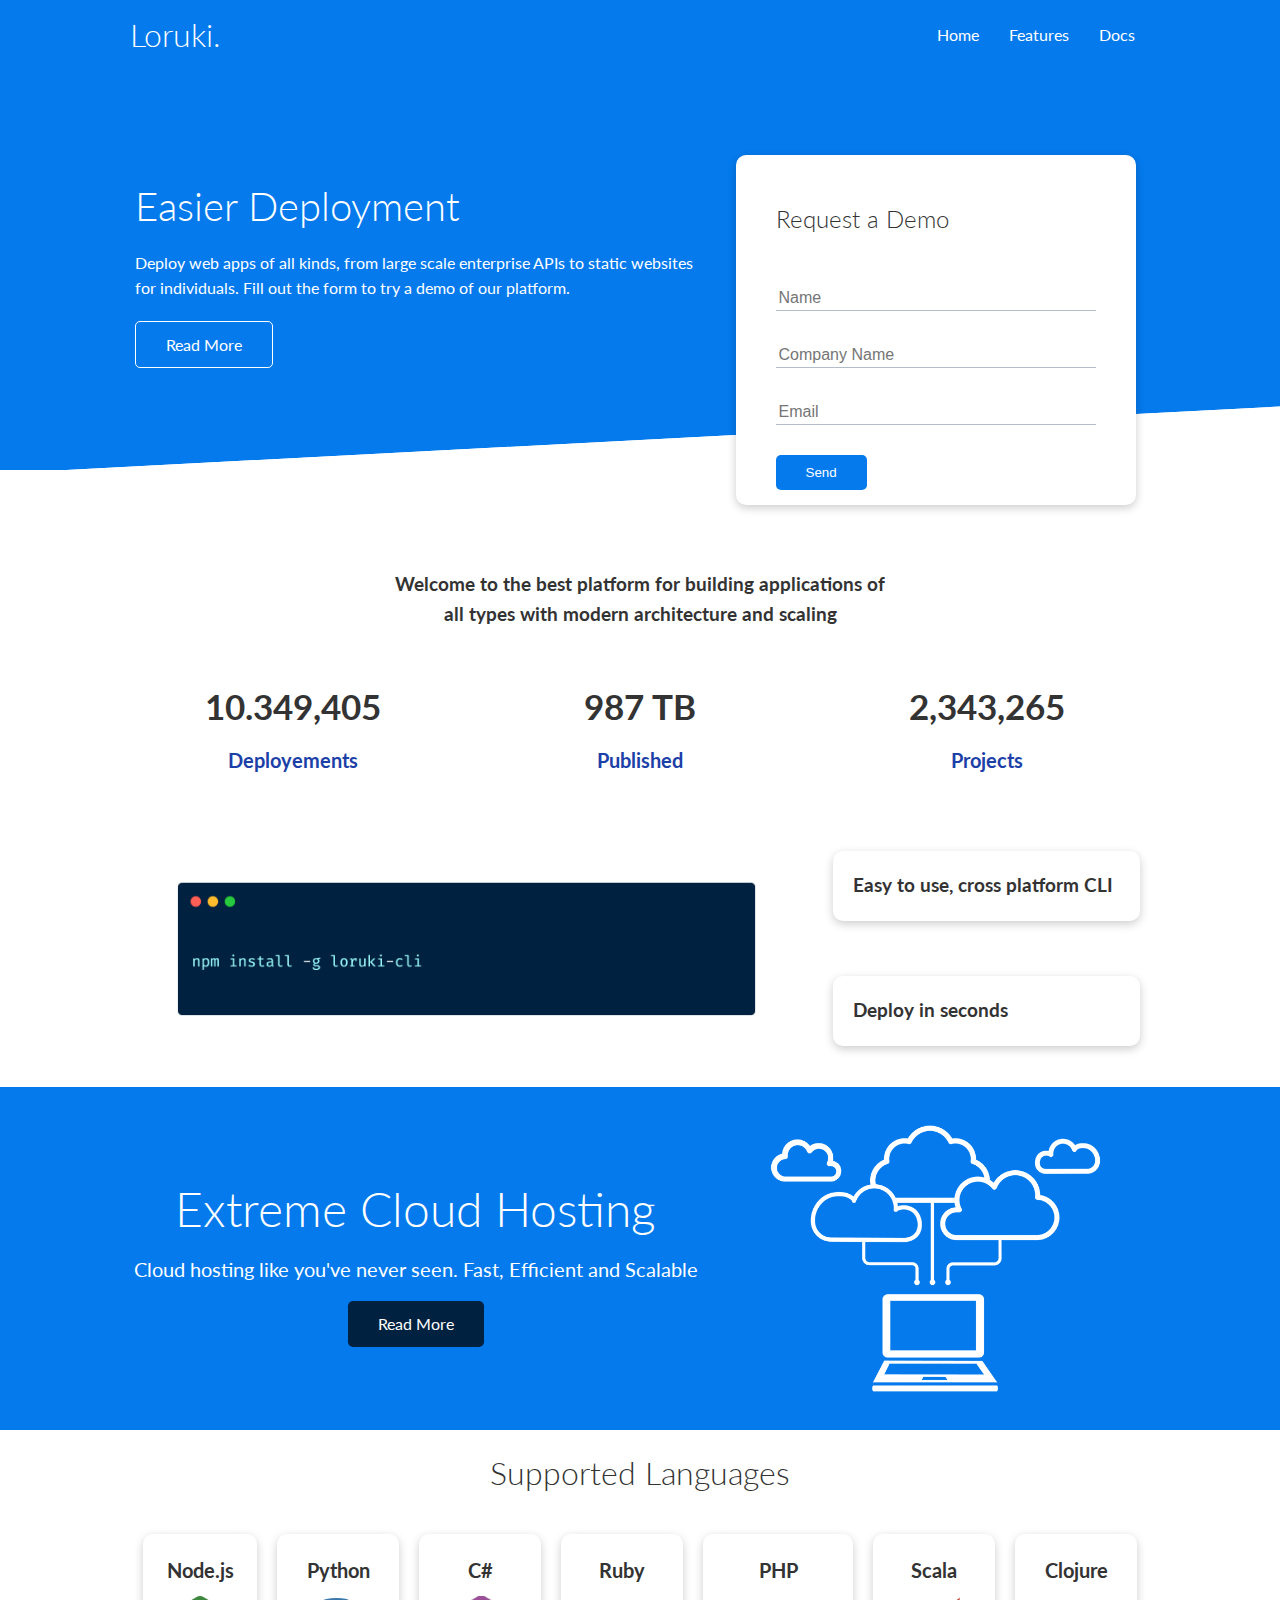
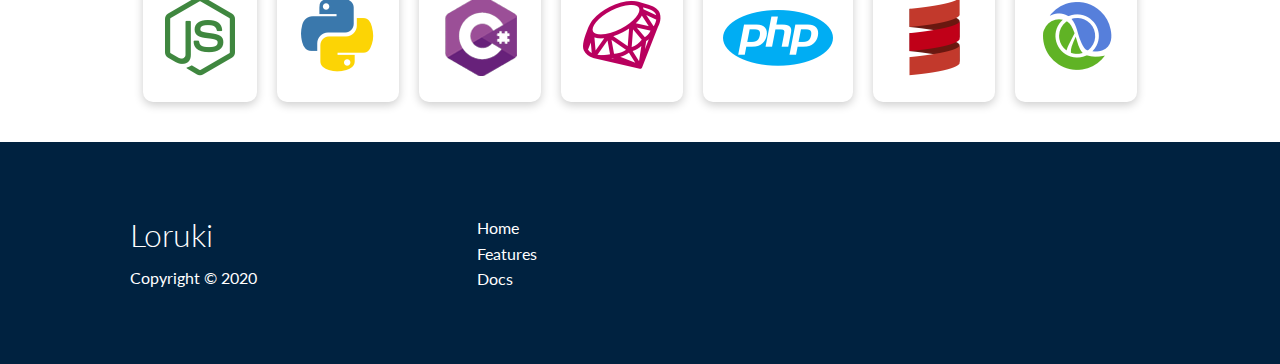
<file: index.html>
<!DOCTYPE html>
<html lang="en">
<head>
    <meta charset="UTF-8">
    <meta name="viewport" content="width=device-width, initial-scale=1.0">
    <link rel="stylesheet" href="https://cdnjs.cloudflare.com/ajax/libs/font-awesome/5.15.3/css/all.min.css" integrity="sha512-iBBXm8fW90+nuLcSKlbmrPcLa0OT92xO1BIsZ+ywDWZCvqsWgccV3gFoRBv0z+8dLJgyAHIhR35VZc2oM/gI1w==" crossorigin="anonymous" />
    <link rel="stylesheet" href="css/utilities.css">
    <link rel="stylesheet" href="css/style.css">
    <title>Loruki | Cloud Hosting For Everyone</title>
</head>
<body>
    <!-- Navbar -->
    <div class="navbar">
        <div class="container flex">
            <h1 class="logo">Loruki.</h1>
            <nav>
                <ul>
                     <li><a href="index.html">Home</a></li>
                     <li><a href="features.html">Features</a></li>
                     <li><a href="docs.html">Docs</a></li>
                </ul>
            </nav>
        </div>
    </div>

    <!-- Showcase -->
    <section class="showcase">
        <div class="container grid">
            <div class="showcase-text">
                <h1>Easier Deployment</h1>
                <p>Deploy web apps of all kinds, from large scale enterprise APIs to static websites for individuals. Fill out the form to try a demo of our platform.</p>
                <a href="features.html" class="btn btn-outline">Read More</a>
            </div>
            
            <div class="showcase-form card">
                <h2>Request a Demo</h2>
                <form name="contact" method="POST" netlify-honeypot="bot-field" data-netlify="true">
                    <input type="hidden" name="form-name" value="contact">
                    <p class="hidden">
                        <label>
                          Don’t fill this out if you’re human: <input name="bot-field" />
                        </label>
                      </p>
                    <div class="form-control">
                        <input type="text" name="name" placeholder="Name" required>
                        
                    </div>
                    <div class="form-control">
                        <input type="text" name="company" placeholder="Company Name" required>

                    </div>
                    <div class="form-control">
                        <input type="text" name="email" placeholder="Email" required>
                        </div>
                        <input type="submit" value="Send" class="btn btn-primary">
                </form>
            </div>
        </div>
    </section>

    <!-- Stats -->
    <section class="stats">
        <div class="container">
            <h3 class="stats-heading text-center my-1">
                Welcome to the best platform for building applications of all types with modern architecture and scaling
            </h3>

            <div class="grid grid-3 text-center my-4">
                <div>
                    <i class="fas fa-server fa-3x"></i>
                    <h3>10.349,405</h3>
                    <p class="text-secondary">Deployements</p>
                </div>
                <div>
                    <i class="fas fa-upload fa-3x"></i>
                    <h3>987 TB</h3>
                    <p class="text-secondary">Published</p>
                </div>
                <div>
                    <i class="fas fa-project-diagram fa-3x"></i>
                    <h3>2,343,265</h3>
                    <p class="text-secondary">Projects</p>
                </div>
            </div>
        </div>
    </section>

    <!-- Cli -->
    <section class="cli">
        <div class="container grid">
            <img src="images/cli.png" alt="">
            <div class="card">
                <h3>Easy to use, cross platform CLI</h3>
            </div>
            <div class="card">
                <h3>Deploy in seconds</h3>
            </div>
        </div>
    </section>

    <!-- Cloud -->
    <section class="cloud bg-primary my-2 py-2">
        <div class="container grid">
            <div class="text-center">
                <h2 class="lg">Extreme Cloud Hosting</h2>
                <p class="lead my-1">Cloud hosting like you've never seen. Fast, Efficient and Scalable</p>
                <a href="features.html" class="btn btn-dark">Read More</a>
            </div>
            <img src="images/cloud.png" alt="">
        </div>
    </section>

    <!-- Languages -->
    <section class="languages">
        <h2 class="md text-center my-2">
            Supported Languages
        </h2>
        <div class="container flex">
            <div class="card">
                <h4>Node.js</h4>
                <img src="logos/node.png" alt="">
            </div>
            <div class="card">
                <h4>Python</h4>
                <img src="logos/python.png" alt="">
            </div>
            <div class="card">
                <h4>C#</h4>
                <img src="logos/csharp.png" alt="">
            </div>
            <div class="card">
                <h4>Ruby</h4>
                <img src="logos/ruby.png" alt="">
            </div>
            <div class="card">
                <h4>PHP</h4>
                <img src="logos/php.png" alt="">
            </div>
            <div class="card">
                <h4>Scala</h4>
                <img src="logos/scala.png" alt="">
            </div>
            <div class="card">
                <h4>Clojure</h4>
                <img src="logos/clojure.png" alt="">
            </div>
        </div>
    </section>

    <!-- Footer -->
    <footer class="footer bg-dark py-5">
        <div class="container grid grid-3">
            <div>
                <h1>Loruki</h1>
                <p>Copyright &copy; 2020</p>
            </div>
            <nav>
                <ul>
                    <li><a href="index.html">Home</a></li>
                    <li><a href="features.html">Features</a></li>
                    <li><a href="docs.html">Docs</a></li>
                </ul>
            </nav>
            <div class="social">
                <a href="#"><i class="fab fa-github fa-2x"></i></a>
                <a href="#"><i class="fab fa-facebook fa-2x"></i></a>
                <a href="#"><i class="fab fa-instagram fa-2x"></i></a>
                <a href="#"><i class="fab fa-twitter fa-2x"></i></a>
            </div>
        </div>
    </footer>
</body>
</html>
</file>
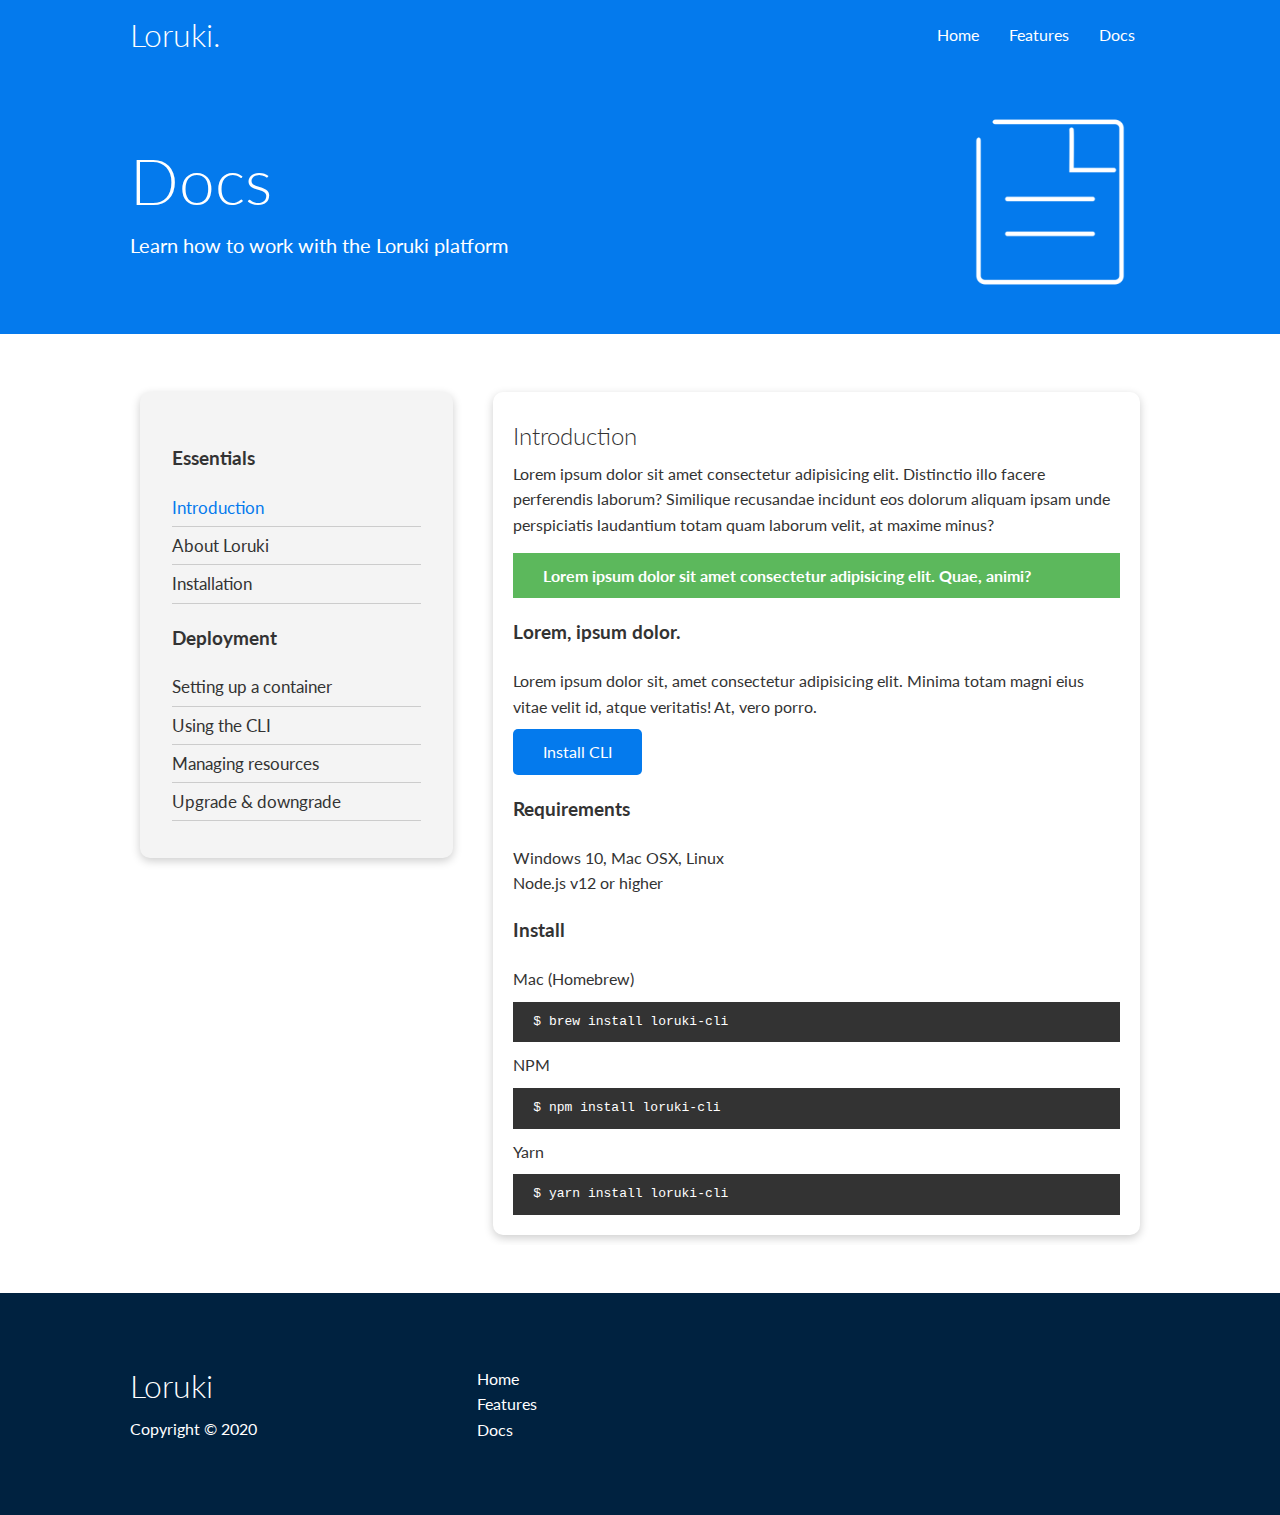
<file: docs.html>
<!DOCTYPE html>
<html lang="en">
<head>
    <meta charset="UTF-8">
    <meta name="viewport" content="width=device-width, initial-scale=1.0">
    <link rel="stylesheet" href="https://cdnjs.cloudflare.com/ajax/libs/font-awesome/5.15.1/css/all.min.css" integrity="sha512-+4zCK9k+qNFUR5X+cKL9EIR+ZOhtIloNl9GIKS57V1MyNsYpYcUrUeQc9vNfzsWfV28IaLL3i96P9sdNyeRssA==" crossorigin="anonymous" />
    <link rel="stylesheet" href="css/utilities.css">
    <link rel="stylesheet" href="css/style.css">
    <title>Loruki | Cloud Hosting For Everyone</title>
</head>
<body>
    <!-- Navbar -->
    <div class="navbar">
        <div class="container flex">
            <h1 class="logo">Loruki.</h1>
            <nav>
                <ul>
                    <li><a href="index.html">Home</a></li>
                    <li><a href="features.html">Features</a></li>
                    <li><a href="docs.html">Docs</a></li>
                </ul>
            </nav>
        </div>
    </div>

    <!-- Head -->
    <section class="docs-head bg-primary py-3">
        <div class="container grid">
            <div>
                <h1 class="xl">Docs</h1>
                <p class="lead">
                    Learn how to work with the Loruki platform
                </p>
            </div>
            <img src="images/docs.png" alt="">
        </div>
    </section>

    <!-- Docs main -->
    <section class="docs-main my-4">
        <div class="container grid">
            <div class="card bg-light p-3">
                <h3 class="my-2">Essentials</h3>
                <nav>
                    <ul>
                        <li><a class="text-primary" href="#">Introduction</a></li>
                        <li><a href="#">About Loruki</a></li>
                        <li><a href="#">Installation</a></li>
                    </ul>
                </nav>

                <h3 class="my-2">Deployment</h3>
                <nav>
                    <ul>
                        <li><a href="#">Setting up a container</a></li>
							<li><a href="#">Using the CLI</a></li>
							<li><a href="#">Managing resources</a></li>
							<li><a href="#">Upgrade & downgrade</a></li>
                    </ul>
                </nav>
            </div>
            <div class="card">
                <h2>Introduction</h2>
                <p>Lorem ipsum dolor sit amet consectetur adipisicing elit. Distinctio illo facere perferendis laborum? Similique recusandae incidunt eos dolorum aliquam ipsam unde perspiciatis laudantium totam quam laborum velit, at maxime minus?</p>

                <div class="alert alert-success">
                    <i class="fas fa-info"></i> Lorem ipsum dolor sit amet consectetur adipisicing elit. Quae, animi?
                </div>

                <h3>Lorem, ipsum dolor.</h3>
                <p>Lorem ipsum dolor sit, amet consectetur adipisicing elit. Minima totam magni eius vitae velit id, atque veritatis! At, vero porro.</p>
                <a href="#" class="btn btn-primary">Install CLI</a>

                <h3>Requirements</h3>
                <ul>
                    <li>Windows 10, Mac OSX, Linux</li>
                    <li>Node.js v12 or higher</li>
                </ul>

                <h3>Install</h3>
                <p>Mac (Homebrew)</p>
                <pre><code>$ brew install loruki-cli</code></pre>
                <p>NPM</p>
                <pre><code>$ npm install loruki-cli</code></pre>
                <p>Yarn</p>
                <pre><code>$ yarn install loruki-cli</code></pre>

            </div>
        </div>
    </section>
    
    <!-- Footer -->
    <footer class="footer bg-dark py-5">
        <div class="container grid grid-3">
            <div>
                <h1>Loruki
                </h1>
                <p>Copyright &copy; 2020</p>
            </div>
            <nav>
                <ul>
                    <li><a href="index.html">Home</a></li>
                    <li><a href="features.html">Features</a></li>
                    <li><a href="docs.html">Docs</a></li>
                </ul>
            </nav>
            <div class="social">
                <a href="#"><i class="fab fa-github fa-2x"></i></a>
                <a href="#"><i class="fab fa-facebook fa-2x"></i></a>
                <a href="#"><i class="fab fa-instagram fa-2x"></i></a>
                <a href="#"><i class="fab fa-twitter fa-2x"></i></a>
            </div>
        </div>
    </footer>
</body>
</html>
</file>
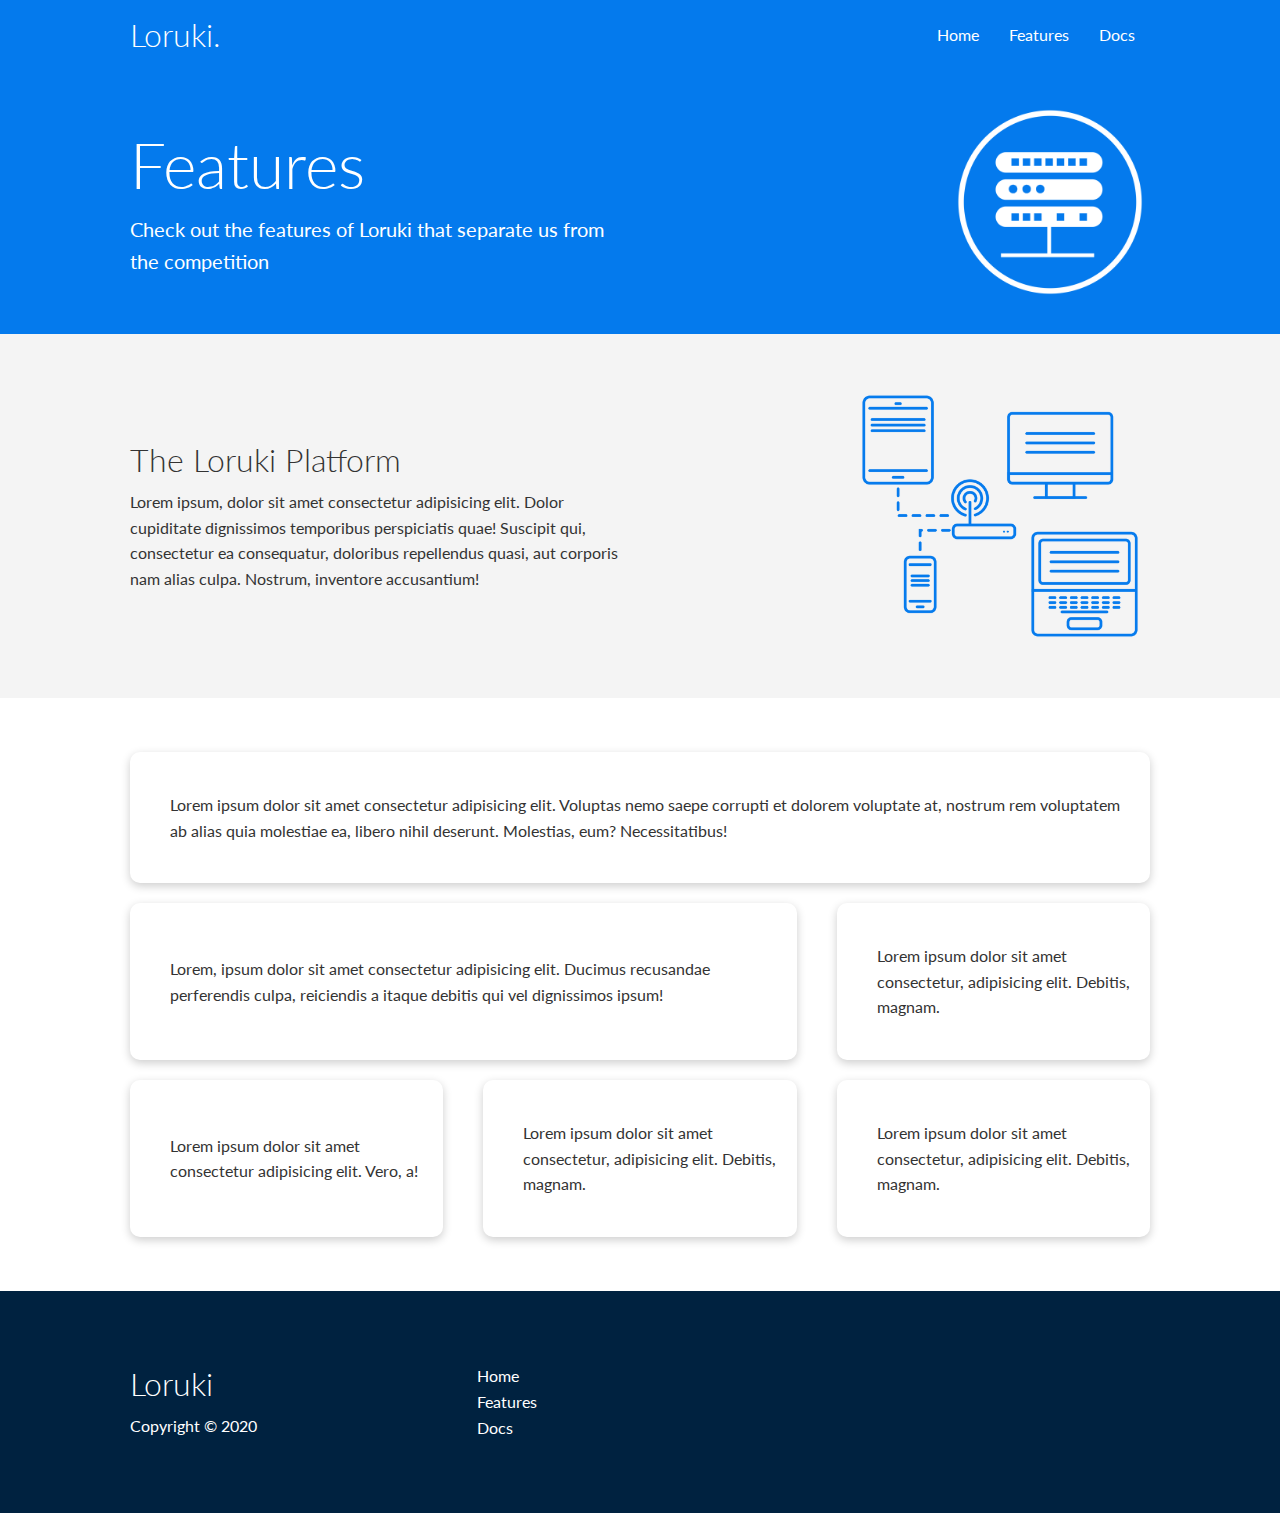
<file: features.html>
<!DOCTYPE html>
<html lang="en">
<head>
    <meta charset="UTF-8">
    <meta name="viewport" content="width=device-width, initial-scale=1.0">
    <link rel="stylesheet" href="https://cdnjs.cloudflare.com/ajax/libs/font-awesome/5.15.3/css/all.min.css" integrity="sha512-iBBXm8fW90+nuLcSKlbmrPcLa0OT92xO1BIsZ+ywDWZCvqsWgccV3gFoRBv0z+8dLJgyAHIhR35VZc2oM/gI1w==" crossorigin="anonymous" />
    <link rel="stylesheet" href="css/utilities.css">
    <link rel="stylesheet" href="css/style.css">
    <title>Loruki | Cloud Hosting For Everyone</title>
</head>
<body>
    <!-- Navbar -->
    <div class="navbar">
        <div class="container flex">
            <h1 class="logo">Loruki.</h1>
            <nav>
                <ul>
                     <li><a href="index.html">Home</a></li>
                     <li><a href="feautures.html">Features</a></li>
                     <li><a href="docs.html">Docs</a></li>
                </ul>
            </nav>
        </div>
    </div>

    <!-- Head -->
    <section class="features-head bg-primary py-3">
        <div class="container grid">
            <div>
                <h1 class="xl">Features</h1>
                <p class="lead">
                    Check out the features of Loruki that separate us from the
						competition
                </p>
            </div>
            <img src="images/server.png" alt="">
        </div>
    </section>

       <!-- Sub head -->
       <section class="features-sub-head bg-light py-3">
        <div class="container grid">
            <div>
                <h1 class="md">The Loruki Platform</h1>
                <p>
                    Lorem ipsum, dolor sit amet consectetur adipisicing elit. Dolor cupiditate dignissimos temporibus perspiciatis quae! Suscipit qui, consectetur ea consequatur, doloribus repellendus quasi, aut corporis nam alias culpa. Nostrum, inventore accusantium!
                </p>
            </div>
            <img src="images/server2.png" alt="">
        </div>
    </section>

    <section class="features-main my-2">
        <div class="container grid grid-3">
            <div class="card flex">
                <i class="fas fa-server fa-3x"></i>
                <p>Lorem ipsum dolor sit amet consectetur adipisicing elit. Voluptas nemo saepe corrupti et dolorem voluptate at, nostrum rem voluptatem ab alias quia molestiae ea, libero nihil deserunt. Molestias, eum? Necessitatibus!</p>
            </div>
            <div class="card flex">
                <i class="fas fa-network-wired fa-3x"></i>
                <p>
                    Lorem, ipsum dolor sit amet consectetur adipisicing elit. Ducimus
                    recusandae perferendis culpa, reiciendis a itaque debitis qui vel
                    dignissimos ipsum!
                </p>
            </div>
            <div class="card flex">
                <i class="fas fa-laptop-code fa-3x"></i>
                <p>
                    Lorem ipsum dolor sit amet consectetur, adipisicing elit. Debitis,
                    magnam.
                </p>
            </div>
            <div class="card flex">
                <i class="fas fa-database fa-3x"></i>
                <p>
                    Lorem ipsum dolor sit amet consectetur adipisicing elit. Vero, a!
                </p>
            </div>
            <div class="card flex">
                <i class="fas fa-power-off fa-3x"></i>
                <p>
                    Lorem ipsum dolor sit amet consectetur, adipisicing elit. Debitis,
                    magnam.
                </p>
            </div>
            <div class="card flex">
                <i class="fas fa-upload fa-3x"></i>
                <p>
                    Lorem ipsum dolor sit amet consectetur, adipisicing elit. Debitis,
                    magnam.
                </p>
            </div>
        </div>
    </section>


    <!-- Footer -->
    <footer class="footer bg-dark py-5">
        <div class="container grid grid-3">
            <div>
                <h1>Loruki</h1>
                <p>Copyright &copy; 2020</p>
            </div>
            <nav>
                <ul>
                    <li><a href="index.html">Home</a></li>
                    <li><a href="features.html">Features</a></li>
                    <li><a href="docs.html">Docs</a></li>
                </ul>
            </nav>
            <div class="social">
                <a href="#"><i class="fab fa-github fa-2x"></i></a>
                <a href="#"><i class="fab fa-facebook fa-2x"></i></a>
                <a href="#"><i class="fab fa-instagram fa-2x"></i></a>
                <a href="#"><i class="fab fa-twitter fa-2x"></i></a>
            </div>
        </div>
    </footer>
</body>
</html>
</file>
<file: css/utilities.css>
.container {
    max-width: 1100px;
    margin: 0 auto;
    overflow: auto;
    padding: 0 40px;
  }
  
  .card {
    background-color: #fff;
    color: #333;
    border-radius: 10px;
    box-shadow: 0 3px 10px rgba(0, 0, 0, 0.2);
    padding: 20px;
    margin: 10px;
  }
  
  .btn {
    display: inline-block;
    padding: 10px 30px;
    cursor: pointer;
    background: var(--primary-color);
    color: #fff;
    border: none;
    border-radius: 5px;
  }
  
  .btn-outline {
    background-color: transparent;
    border: 1px #fff solid;
  }
  
  .btn:hover {
    transform: scale(0.98);
  }
  
  /* Backgrounds & colored buttons */
  .bg-primary,
  .btn-primary {
    background-color: var(--primary-color);
    color: #fff;
  }
  
  .bg-secondary,
  .btn-secondary {
    background-color: var(--secondary-color);
    color: #fff;
  }
  
  .bg-dark,
  .btn-dark {
    background-color: var(--dark-color);
    color: #fff;
  }
  
  .bg-light,
  .btn-light {
    background-color: var(--light-color);
    color: #333;
  }
  
  .bg-primary a,
  .btn-primary a,
  .bg-secondary a,
  .btn-secondary a,
  .bg-dark a,
  .btn-dark a {
    color: #fff;
  }
  
  /* Text colors */
  .text-primary {
    color: var(--primary-color);
  }
  
  .text-secondary {
    color: var(--secondary-color);
  }
  
  .text-dark {
    color: var(--dark-color);
  }
  
  .text-light {
    color: var(--light-color);
  }
  
  /* Text sizes */
  .lead {
    font-size: 20px;
  }
  
  .sm {
    font-size: 1rem;
  }
  
  .md {
    font-size: 2rem;
  }
  
  .lg {
    font-size: 3rem;
  }
  
  .xl {
    font-size: 4rem;
  }
  
  .text-center {
    text-align: center;
  }
  
  /* Alert */
  .alert {
    background-color: var(--light-color);
    padding: 10px 20px;
    font-weight: bold;
    margin: 15px 0;
  }
  
  .alert i {
    margin-right: 10px;
  }
  
  .alert-success {
    background-color: var(--success-color);
    color: #fff;
  }
  
  .alert-error {
    background-color: var(--error-color);
    color: #fff;
  }
  
  .flex {
    display: flex;
    justify-content: center;
    align-items: center;
    height: 100%;
  }
  
  .grid {
    display: grid;
    grid-template-columns: repeat(2, 1fr);
    gap: 20px;
    justify-content: center;
    align-items: center;
    height: 100%;
  }
  
  .grid-3 {
    grid-template-columns: repeat(3, 1fr);
  }
  
  /* Margin */
  .my-1 {
    margin: 1rem 0;
  }
  
  .my-2 {
    margin: 1.5rem 0;
  }
  
  .my-3 {
    margin: 2rem 0;
  }
  
  .my-4 {
    margin: 3rem 0;
  }
  
  .my-5 {
    margin: 4rem 0;
  }
  
  .m-1 {
    margin: 1rem;
  }
  
  .m-2 {
    margin: 1.5rem;
  }
  
  .m-3 {
    margin: 2rem;
  }
  
  .m-4 {
    margin: 3rem;
  }
  
  .m-5 {
    margin: 4rem;
  }
  
  /* Padding */
  .py-1 {
    padding: 1rem 0;
  }
  
  .py-2 {
    padding: 1.5rem 0;
  }
  
  .py-3 {
    padding: 2rem 0;
  }
  
  .py-4 {
    padding: 3rem 0;
  }
  
  .py-5 {
    padding: 4rem 0;
  }
  
  .p-1 {
    padding: 1rem;
  }
  
  .p-2 {
    padding: 1.5rem;
  }
  
  .p-3 {
    padding: 2rem;
  }
  
  .p-4 {
    padding: 3rem;
  }
  
  .p-5 {
    padding: 4rem;
  }
</file>
<file: css/style.css>
@import url('https://fonts.googleapis.com/css2?family=Lato:wght@300&display=swap');

:root {
  --primary-color: #047aed;
  --secondary-color: #1c3fa8;
  --dark-color: #002240;
  --light-color: #f4f4f4;
  --success-color: #5cb85c;
  --error-color: #d9534f;
}

* {
  box-sizing: border-box;
  padding: 0;
  margin: 0;
}

body {
  font-family: 'Lato', sans-serif;
  color: #333;
  line-height: 1.6;
}

ul {
  list-style-type: none;
}

a {
  text-decoration: none;
  color: #333;
}

h1,
h2 {
  font-weight: 300;
  line-height: 1.2;
  margin: 10px 0;
}

p {
  margin: 10px 0;
}

img {
  width: 100%;
}

code,
pre {
  background: #333;
  color: #fff;
  padding: 10px;
}

.hidden {
  visibility: hidden;
  height: 0;
}

/* Navbar */
.navbar {
  background-color: var(--primary-color);
  color: #fff;
  height: 70px;
}

.navbar ul {
  display: flex;
}

.navbar a {
  color: #fff;
  padding: 10px;
  margin: 0 5px;
}

.navbar a:hover {
  border-bottom: 2px #fff solid;
}

.navbar .flex {
  justify-content: space-between;
}

/* Showcase */
.showcase {
  height: 400px;
  background-color: var(--primary-color);
  color: #fff;
  position: relative;
}

.showcase h1 {
  font-size: 40px;
}

.showcase p {
  margin: 20px 0;
}

.showcase .grid {
  overflow: visible;
  grid-template-columns: 55% auto;
  gap: 30px;
}

.showcase-text {
  animation: slideInFromLeft 1s ease-in;
}

.showcase-form {
  position: relative;
  top: 60px;
  height: 350px;
  width: 400px;
  padding: 40px;
  z-index: 100;
  justify-self: flex-end;
  animation: slideInFromRight 1s ease-in;
}

.showcase-form .form-control {
  margin: 30px 0;
}

.showcase-form input[type='text'],
.showcase-form input[type='email'] {
  border: 0;
  border-bottom: 1px solid #b4becb;
  width: 100%;
  padding: 3px;
  font-size: 16px;
}

.showcase-form input:focus {
  outline: none;
}

.showcase::before,
.showcase::after {
  content: '';
  position: absolute;
  height: 100px;
  bottom: -70px;
  right: 0;
  left: 0;
  background: #fff;
  transform: skewY(-3deg);
  -webkit-transform: skewY(-3deg);
  -moz-transform: skewY(-3deg);
  -ms-transform: skewY(-3deg);
}

/* Stats */
.stats {
  padding-top: 100px;
  animation: slideInFromBottom 1s ease-in;
}

.stats-heading {
  max-width: 500px;
  margin: auto;
}

.stats .grid h3 {
  font-size: 35px;
}

.stats .grid p {
  font-size: 20px;
  font-weight: bold;
}

/* Cli */
.cli .grid {
  grid-template-columns: repeat(3, 1fr);
  grid-template-rows: repeat(2, 1fr);
}

.cli .grid > *:first-child {
  grid-column: 1 / span 2;
  grid-row: 1 / span 2;
}

/* Cloud */
.cloud .grid {
  grid-template-columns: 4fr 3fr;
}

/* Languages */

.languages .flex {
  flex-wrap: wrap;
}

.languages .card {
  text-align: center;
  margin: 18px 10px 40px;
  transition: transform 0.2s ease-in;
}

.languages .card h4 {
  font-size: 20px;
  margin-bottom: 10px;
}

.languages .card:hover {
  transform: translateY(-15px);
}

/* Features */
.features-head img,
.docs-head img {
  width: 200px;
  justify-self: flex-end;
}

.features-sub-head img {
  width: 300px;
  justify-self: flex-end;
}

.features-main .card > i {
  margin-right: 20px;
}

.features-main .grid {
  padding: 30px;
}

.features-main .grid > *:first-child {
  grid-column: 1 / span 3;
}

.features-main .grid > *:nth-child(2) {
  grid-column: 1 / span 2;
}

/* Docs */
.docs-main h3 {
  margin: 20px 0;
}

.docs-main .grid {
  grid-template-columns: 1fr 2fr;
  align-items: flex-start;
}

.docs-main nav li {
  font-size: 17px;
  padding-bottom: 5px;
  margin-bottom: 5px;
  border-bottom: 1px #ccc solid;
}

.docs-main a:hover {
  font-weight: bold;
}

/* Footer */
.footer .social a {
  margin: 0 10px;
}

/* Animations */
@keyframes slideInFromLeft {
  0% {
    transform: translateX(-100%);
  }

  50% {
    transform: translateX(0);
  }
}

@keyframes slideInFromRight {
  0% {
    transform: translateX(100%);
  }

  50% {
    transform: translateX(0);
  }
}

@keyframes slideInFromTop {
  0% {
    transform: translateY(-100%);
  }

  50% {
    transform: translateX(0);
  }
}

@keyframes slideInFromBottom {
  0% {
    transform: translateY(100%);
  }

  50% {
    transform: translateX(0);
  }
}

/* Tablets and under */
@media (max-width: 768px) {
  .grid,
  .showcase .grid,
  .stats .grid,
  .cli .grid,
  .cloud .grid,
  .features-main .grid,
  .docs-main .grid {
    grid-template-columns: 1fr;
    grid-template-rows: 1fr;
  }

  .showcase {
    height: auto;
  }

  .showcase-text {
    text-align: center;
    margin-top: 40px;
    animation: slideInFromTop 1s ease-in;
  }

  .showcase-form {
    justify-self: center;
    margin: auto;
    animation: slideInFromBottom 1s ease-in;
  }

  .cli .grid > *:first-child {
    grid-column: 1;
    grid-row: 1;
  }

  .features-head,
  .features-sub-head,
  .docs-head {
    text-align: center;
  }

  .features-head img,
  .features-sub-head img,
  .docs-head img {
    justify-self: center;
  }

  .features-main .grid > *:first-child,
  .features-main .grid > *:nth-child(2) {
    grid-column: 1;
  }
}

/* Mobile */
@media (max-width: 500px) {
  .navbar {
    height: 110px;
  }

  .navbar .flex {
    flex-direction: column;
  }

  .navbar ul {
    padding: 10px;
    background-color: rgba(0, 0, 0, 0.1);
  }
  
  .showcase-form {
    width: 300px;
  }
}
</file>
